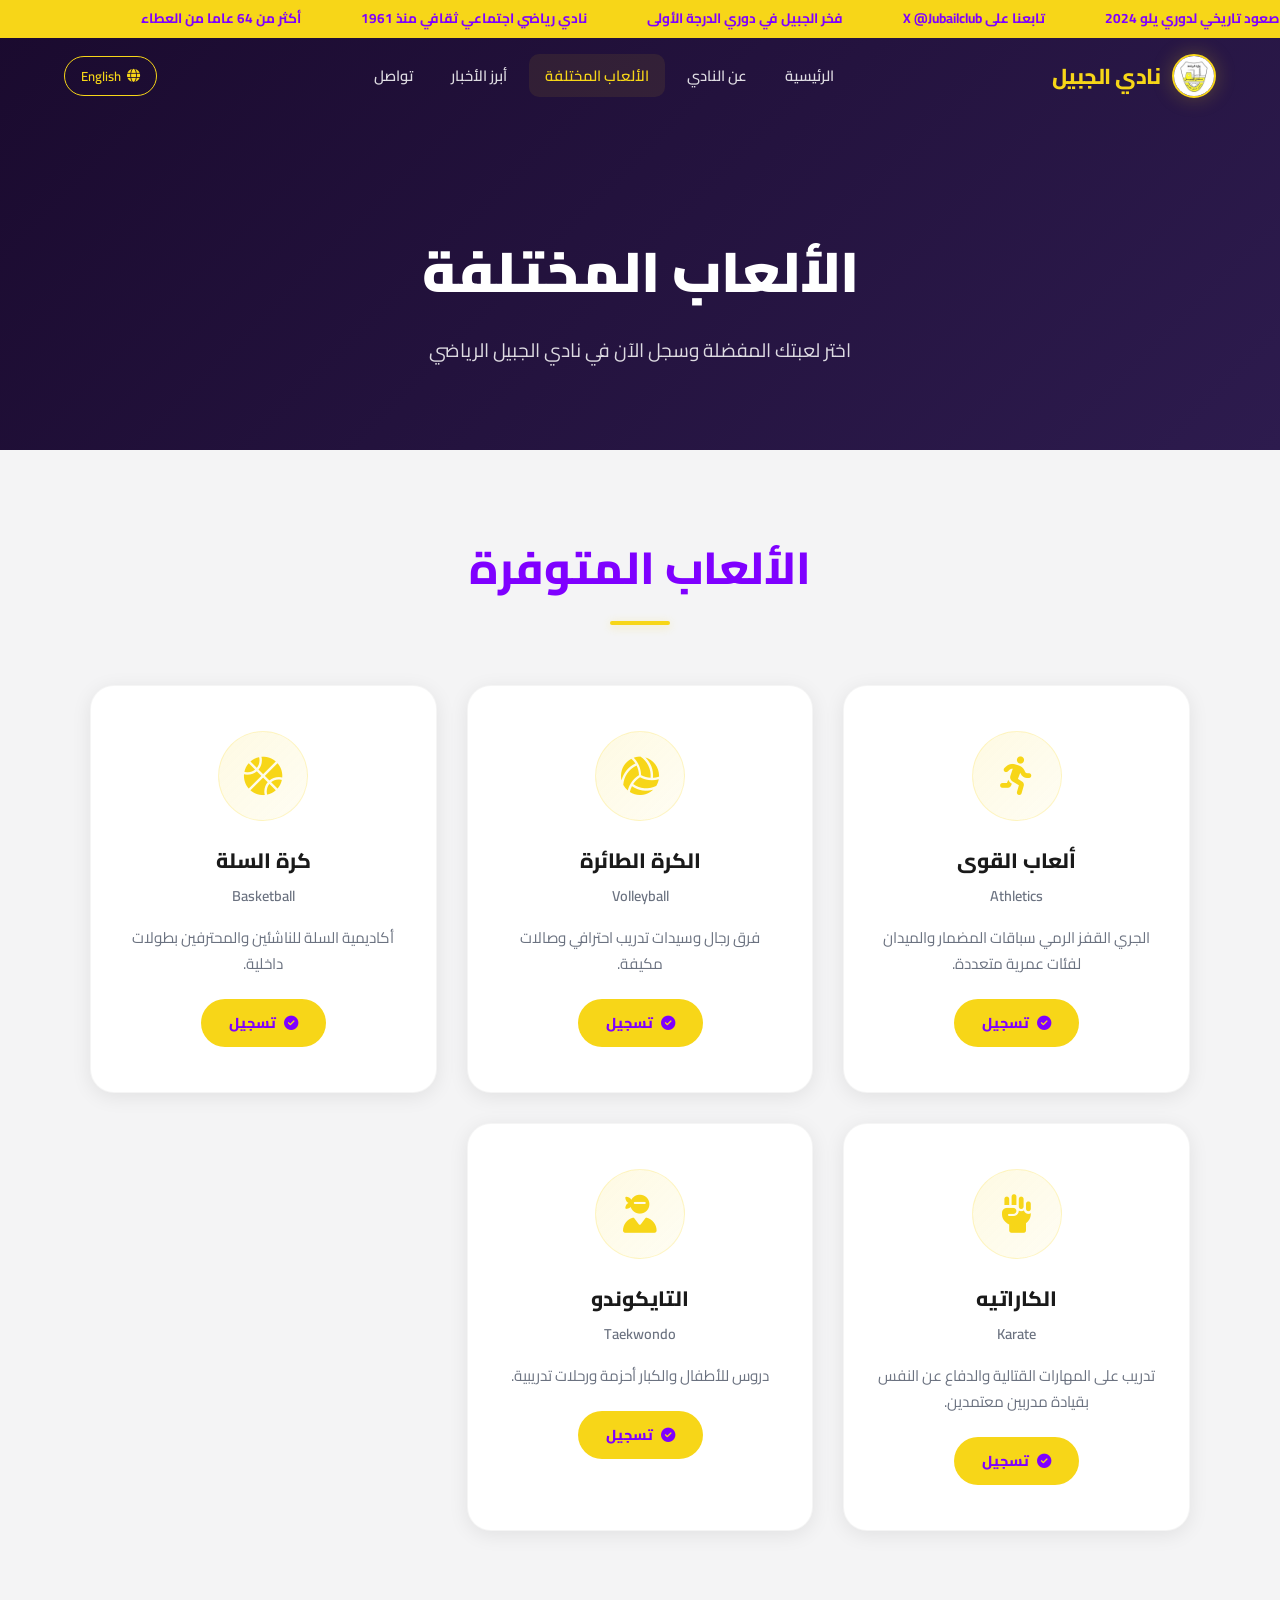
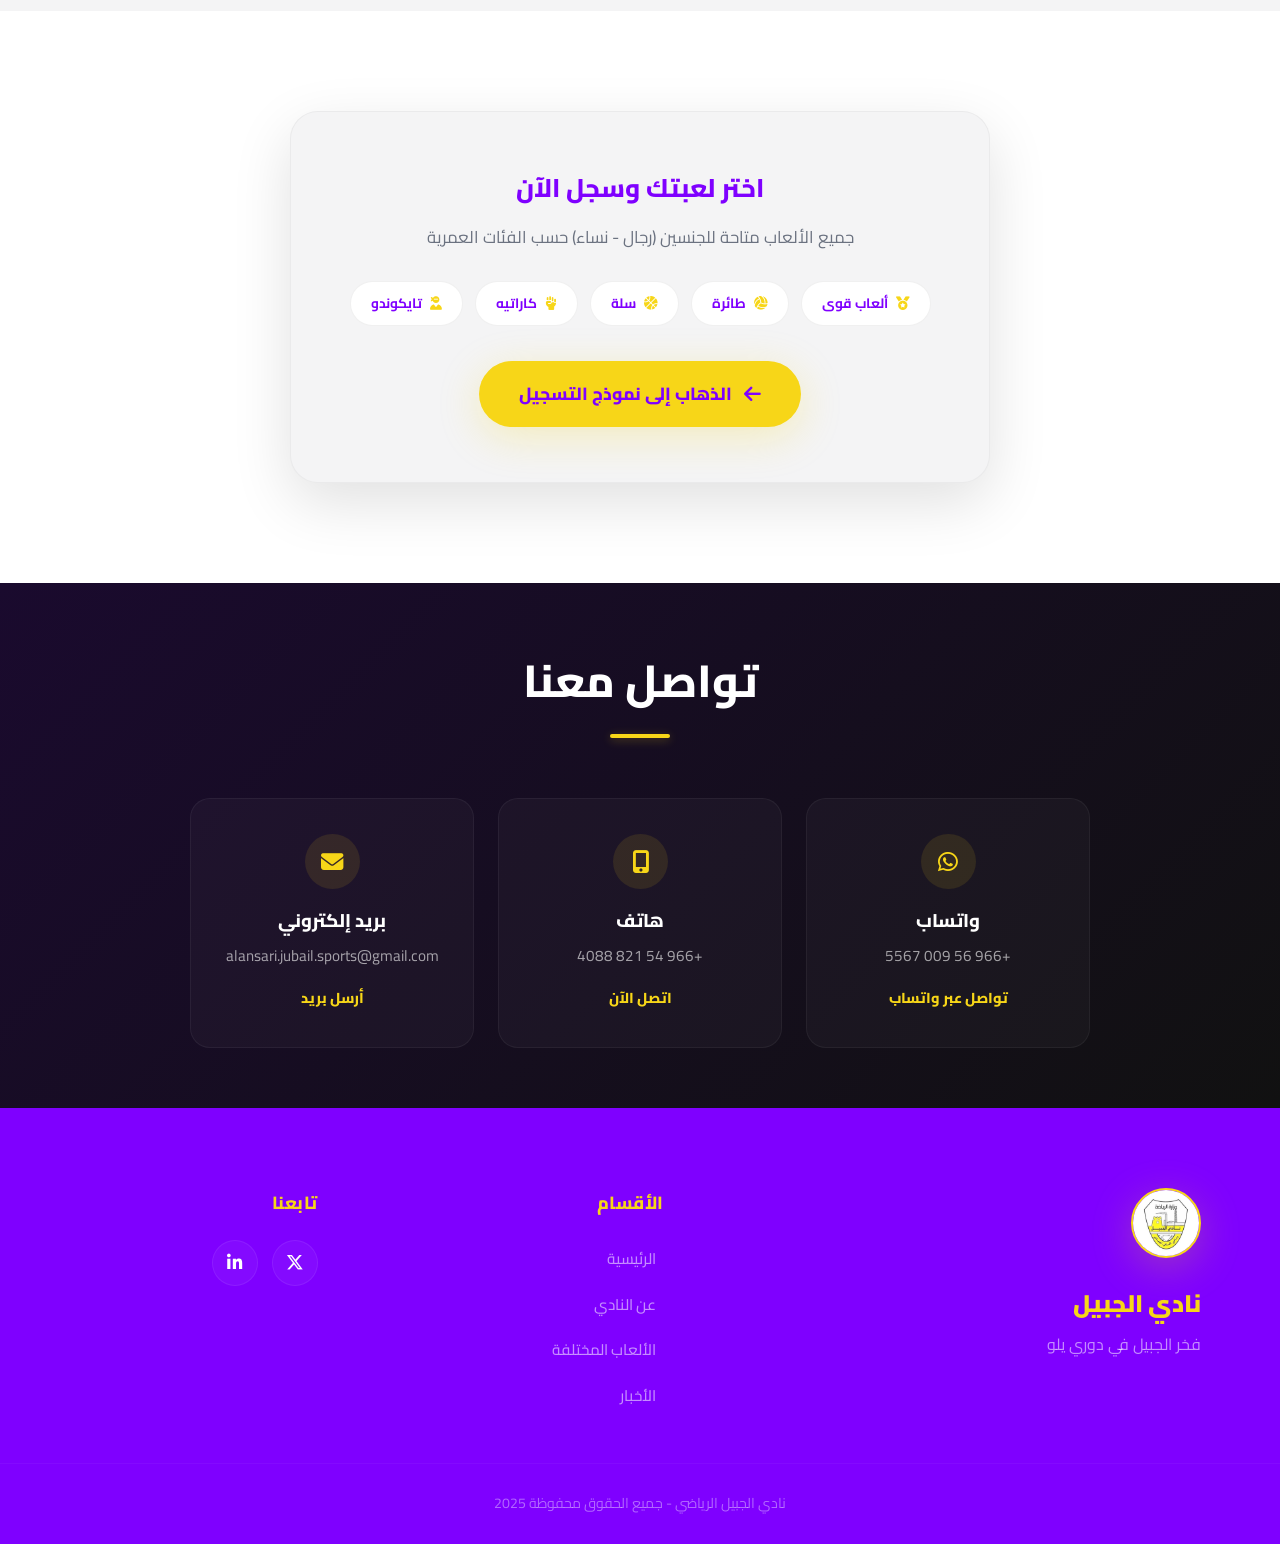
<file: games.html>
﻿<!DOCTYPE html>
<html lang="ar" dir="rtl">
<head>
<meta charset="UTF-8">
<meta name="viewport" content="width=device-width, initial-scale=1.0">
<meta name="description" content="الألعاب المختلفة - نادي الجبيل الرياضي">
<title>الألعاب المختلفة | نادي الجبيل</title>
<link rel="stylesheet" href="style.css">
<link rel="stylesheet" href="https://cdnjs.cloudflare.com/ajax/libs/font-awesome/6.5.0/css/all.min.css">
<link href="https://fonts.googleapis.com/css2?family=Cairo:wght@300;400;600;700;800;900&display=swap" rel="stylesheet">
<style>
/* Games Page Specific Styles */
.games-hero{min-height:50vh;display:flex;align-items:center;justify-content:center;position:relative;overflow:hidden;padding-top:140px;background:linear-gradient(135deg,#1a0a2e,#2d1b4e)}
.games-hero-content{text-align:center;color:#fff;max-width:800px;padding:0 20px;position:relative;z-index:1}
.games-hero-content h1{font-size:clamp(2rem,5vw,3.5rem);font-weight:900;margin-bottom:15px}
.games-hero-content p{font-size:clamp(1rem,2vw,1.2rem);opacity:.85}

.games-section{padding:80px 0;background:var(--gray)}
.games-grid{display:grid;grid-template-columns:repeat(auto-fit,minmax(280px,1fr));gap:30px;max-width:1100px;margin:auto}
.game-card{background:var(--white);border-radius:24px;box-shadow:var(--shadow);border:1px solid rgba(0,0,0,.04);transition:var(--transition);overflow:hidden;text-align:center;padding:45px 30px;position:relative}
.game-card::before{content:"";position:absolute;top:0;left:0;right:0;height:0;background:linear-gradient(180deg,rgba(247,214,24,.08),transparent);transition:height .4s}
.game-card:hover::before{height:100%}
.game-card:hover{transform:translateY(-12px);box-shadow:var(--shadow-lg);border-color:rgba(247,214,24,.15)}
.game-icon{width:90px;height:90px;background:linear-gradient(135deg,rgba(247,214,24,.12),rgba(247,214,24,.05));border-radius:50%;display:flex;align-items:center;justify-content:center;margin:0 auto 22px;font-size:2.4rem;color:var(--primary);transition:var(--transition);border:1px solid rgba(247,214,24,.2);position:relative;z-index:1}
.game-card:hover .game-icon{transform:scale(1.1) rotate(5deg);box-shadow:var(--shadow-gold)}
.game-card h3{font-size:1.3rem;font-weight:800;color:var(--text);margin-bottom:6px;position:relative;z-index:1}
.game-en{color:var(--text-light);font-size:.9rem;font-weight:600;margin-bottom:16px;position:relative;z-index:1}
.game-card p{color:var(--text-light);font-size:.95rem;line-height:1.7;margin-bottom:22px;position:relative;z-index:1}
.game-btn{display:inline-flex;align-items:center;gap:8px;background:var(--primary);color:var(--dark);padding:12px 28px;border-radius:50px;text-decoration:none;font-weight:800;font-size:.9rem;transition:var(--transition);position:relative;z-index:1;border:none;cursor:pointer}
.game-btn:hover{transform:translateY(-2px);box-shadow:var(--shadow-gold)}

.registration-section{padding:100px 0;background:var(--white)}
.registration-card{max-width:700px;margin:0 auto;background:var(--gray);border-radius:28px;padding:55px 40px;text-align:center;box-shadow:var(--shadow-lg);border:1px solid rgba(0,0,0,.04)}
.registration-card h3{font-size:1.6rem;font-weight:800;color:var(--dark);margin-bottom:12px}
.registration-card p{color:var(--text-light);margin-bottom:30px;font-size:1.05rem}
.reg-badges{display:flex;gap:12px;justify-content:center;flex-wrap:wrap;margin-bottom:35px}
.reg-badge{background:var(--white);padding:10px 20px;border-radius:50px;font-weight:700;font-size:.85rem;color:var(--dark);border:1px solid rgba(0,0,0,.06);display:flex;align-items:center;gap:8px}
.reg-badge i{color:var(--primary)}
.reg-btn{display:inline-flex;align-items:center;gap:12px;background:var(--primary);color:var(--dark);padding:18px 40px;border-radius:50px;text-decoration:none;font-weight:800;font-size:1.1rem;transition:var(--transition);box-shadow:var(--shadow-gold)}
.reg-btn:hover{transform:translateY(-3px);box-shadow:0 15px 50px rgba(247,214,24,.4)}
.reg-btn i{font-size:1.2rem}

.contact-small{padding:60px 0;background:linear-gradient(135deg,#1a0a2e,#111)}
.contact-small-grid{display:grid;grid-template-columns:repeat(auto-fit,minmax(260px,1fr));gap:24px;max-width:900px;margin:auto}
.contact-small-card{background:rgba(255,255,255,.03);border:1px solid rgba(255,255,255,.05);border-radius:20px;padding:35px 25px;text-align:center;color:#fff;transition:var(--transition)}
.contact-small-card:hover{transform:translateY(-8px);border-color:rgba(247,214,24,.2);box-shadow:0 25px 60px rgba(0,0,0,.2)}
.contact-small-icon{width:55px;height:55px;background:rgba(247,214,24,.1);border-radius:50%;display:flex;align-items:center;justify-content:center;margin:0 auto 16px;font-size:1.4rem;color:var(--primary)}
.contact-small-card h4{font-size:1.15rem;font-weight:800;margin-bottom:6px}
.contact-small-card p{color:rgba(255,255,255,.6);font-size:.95rem;margin-bottom:16px}
.contact-small-link{color:var(--primary);text-decoration:none;font-weight:800;font-size:.9rem;transition:var(--transition)}
.contact-small-link:hover{color:#fff}

@media(max-width:768px){
.games-hero{padding-top:110px;min-height:40vh}
.game-card{padding:35px 20px}
.registration-card{padding:40px 25px}
}
</style>
</head>
<body>

<!-- Loading -->
<div class="loader" id="loader"><div class="loader-ring"></div><div class="loader-text">نادي الجبيل</div></div>

<!-- Top Bar -->
<div class="top-bar" id="topBar">
  <div class="marquee"><span> صعود تاريخي لدوري يلو 2024</span><span> تابعنا على X @Jubailclub</span><span> فخر الجبيل في دوري الدرجة الأولى</span><span> نادي رياضي اجتماعي ثقافي منذ 1961</span><span> أكثر من 64 عاما من العطاء</span></div>
</div>

<!-- Header -->
<header id="header">
  <nav class="navbar">
    <a href="index.html" class="logo"><img src="5YgDyhTA_400x400.jpg" alt="شعار"><span class="logo-text" data-ar="نادي الجبيل" data-en="Al-Jubail FC">نادي الجبيل</span></a>
    <ul class="nav-links" id="nav-links">
      <li><a href="index.html" data-ar="الرئيسية" data-en="Home">الرئيسية</a></li>
      <li><a href="index.html#about" data-ar="عن النادي" data-en="About">عن النادي</a></li>
      <li><a href="games.html" class="active" data-ar="الألعاب المختلفة" data-en="Games">الألعاب المختلفة</a></li>
      <li><a href="index.html#slider" data-ar="أبرز الأخبار" data-en="Top News">أبرز الأخبار</a></li>
      <li><a href="index.html#contact" data-ar="تواصل" data-en="Contact">تواصل</a></li>
    </ul>
    <div class="nav-actions">
      <div class="lang-switcher"><button id="lang-btn"><i class="fas fa-globe"></i><span>English</span></button></div>
      <div class="burger" id="burger"><span></span><span></span><span></span></div>
    </div>
  </nav>
</header>

<!-- Hero -->
<section class="games-hero">
  <div class="games-hero-content reveal-up">
    <h1 data-ar="الألعاب المختلفة" data-en="Various Sports" data-root="true">الألعاب المختلفة</h1>
    <p data-ar="اختر لعبتك المفضلة وسجل الآن في نادي الجبيل الرياضي" data-en="Choose your favorite sport and register now at Al-Jubail Sports Club">اختر لعبتك المفضلة وسجل الآن في نادي الجبيل الرياضي</p>
  </div>
</section>

<!-- Games Section -->
<section id="games" class="games-section">
  <div class="container">
    <h2 class="section-title reveal-up" data-ar="الألعاب المتوفرة" data-en="Available Sports">الألعاب المتوفرة</h2>
    <div class="games-grid">
      <div class="game-card reveal-up">
        <div class="game-icon"><i class="fas fa-person-running"></i></div>
        <h3 data-ar="ألعاب القوى" data-en="Athletics">ألعاب القوى</h3>
        <div class="game-en" data-ar="ألعاب القوى" data-en="Athletics">Athletics</div>
        <p data-ar="الجري القفز الرمي سباقات المضمار والميدان لفئات عمرية متعددة." data-en="Running, jumping, throwing, track and field events for multiple age groups.">الجري القفز الرمي سباقات المضمار والميدان لفئات عمرية متعددة.</p>
        <a href="https://forms.gle/zkXtmSjxVjgAmQhH6" target="_blank" class="game-btn"><i class="fas fa-check-circle"></i> <span data-ar="تسجيل" data-en="Register">تسجيل</span></a>
      </div>
      <div class="game-card reveal-up">
        <div class="game-icon"><i class="fas fa-volleyball"></i></div>
        <h3 data-ar="الكرة الطائرة" data-en="Volleyball">الكرة الطائرة</h3>
        <div class="game-en" data-ar="الكرة الطائرة" data-en="Volleyball">Volleyball</div>
        <p data-ar="فرق رجال وسيدات تدريب احترافي وصالات مكيفة." data-en="Men and women teams, professional training and air-conditioned halls.">فرق رجال وسيدات تدريب احترافي وصالات مكيفة.</p>
        <a href="https://forms.gle/zkXtmSjxVjgAmQhH6" target="_blank" class="game-btn"><i class="fas fa-check-circle"></i> <span data-ar="تسجيل" data-en="Register">تسجيل</span></a>
      </div>
      <div class="game-card reveal-up">
        <div class="game-icon"><i class="fas fa-basketball"></i></div>
        <h3 data-ar="كرة السلة" data-en="Basketball">كرة السلة</h3>
        <div class="game-en" data-ar="كرة السلة" data-en="Basketball">Basketball</div>
        <p data-ar="أكاديمية السلة للناشئين والمحترفين بطولات داخلية." data-en="Basketball academy for juniors and professionals, internal tournaments.">أكاديمية السلة للناشئين والمحترفين بطولات داخلية.</p>
        <a href="https://forms.gle/zkXtmSjxVjgAmQhH6" target="_blank" class="game-btn"><i class="fas fa-check-circle"></i> <span data-ar="تسجيل" data-en="Register">تسجيل</span></a>
      </div>
      <div class="game-card reveal-up">
        <div class="game-icon"><i class="fas fa-hand-fist"></i></div>
        <h3 data-ar="الكاراتيه" data-en="Karate">الكاراتيه</h3>
        <div class="game-en" data-ar="الكاراتيه" data-en="Karate">Karate</div>
        <p data-ar="تدريب على المهارات القتالية والدفاع عن النفس بقيادة مدربين معتمدين." data-en="Combat skills and self-defense training led by certified coaches.">تدريب على المهارات القتالية والدفاع عن النفس بقيادة مدربين معتمدين.</p>
        <a href="https://forms.gle/zkXtmSjxVjgAmQhH6" target="_blank" class="game-btn"><i class="fas fa-check-circle"></i> <span data-ar="تسجيل" data-en="Register">تسجيل</span></a>
      </div>
      <div class="game-card reveal-up">
        <div class="game-icon"><i class="fas fa-user-ninja"></i></div>
        <h3 data-ar="التايكوندو" data-en="Taekwondo">التايكوندو</h3>
        <div class="game-en" data-ar="التايكوندو" data-en="Taekwondo">Taekwondo</div>
        <p data-ar="دروس للأطفال والكبار أحزمة ورحلات تدريبية." data-en="Lessons for children and adults, belts and training camps.">دروس للأطفال والكبار أحزمة ورحلات تدريبية.</p>
        <a href="https://forms.gle/zkXtmSjxVjgAmQhH6" target="_blank" class="game-btn"><i class="fas fa-check-circle"></i> <span data-ar="تسجيل" data-en="Register">تسجيل</span></a>
      </div>
    </div>
  </div>
</section>

<!-- Registration Section -->
<section class="registration-section">
  <div class="container">
    <div class="registration-card reveal-up">
      <h3 data-ar="اختر لعبتك وسجل الآن" data-en="Choose Your Sport & Register">اختر لعبتك وسجل الآن</h3>
      <p data-ar="جميع الألعاب متاحة للجنسين (رجال - نساء) حسب الفئات العمرية" data-en="All sports are available for both genders according to age groups.">جميع الألعاب متاحة للجنسين (رجال - نساء) حسب الفئات العمرية</p>
      <div class="reg-badges">
        <span class="reg-badge"><i class="fas fa-medal"></i> <span data-ar="ألعاب قوى" data-en="Athletics">ألعاب قوى</span></span>
        <span class="reg-badge"><i class="fas fa-volleyball"></i> <span data-ar="طائرة" data-en="Volleyball">طائرة</span></span>
        <span class="reg-badge"><i class="fas fa-basketball"></i> <span data-ar="سلة" data-en="Basketball">سلة</span></span>
        <span class="reg-badge"><i class="fas fa-hand-fist"></i> <span data-ar="كاراتيه" data-en="Karate">كاراتيه</span></span>
        <span class="reg-badge"><i class="fas fa-user-ninja"></i> <span data-ar="تايكوندو" data-en="Taekwondo">تايكوندو</span></span>
      </div>
      <a href="https://forms.gle/zkXtmSjxVjgAmQhH6" target="_blank" class="reg-btn">
        <i class="fas fa-arrow-left"></i>
        <span data-ar="الذهاب إلى نموذج التسجيل" data-en="Go to Registration Form">الذهاب إلى نموذج التسجيل</span>
      </a>
    </div>
  </div>
</section>

<!-- Contact Small -->
<section class="contact-small">
  <div class="container">
    <h2 class="section-title light reveal-up" data-ar="تواصل معنا" data-en="Contact Us">تواصل معنا</h2>
    <div class="contact-small-grid">
      <div class="contact-small-card reveal-up">
        <div class="contact-small-icon"><i class="fab fa-whatsapp"></i></div>
        <h4 data-ar="واتساب" data-en="WhatsApp">واتساب</h4>
        <p>+966 56 009 5567</p>
        <a href="https://wa.me/966560095567" target="_blank" class="contact-small-link" data-ar="تواصل عبر واتساب" data-en="Contact via WhatsApp">تواصل عبر واتساب</a>
      </div>
      <div class="contact-small-card reveal-up">
        <div class="contact-small-icon"><i class="fas fa-mobile-alt"></i></div>
        <h4 data-ar="هاتف" data-en="Phone">هاتف</h4>
        <p>+966 54 821 4088</p>
        <a href="tel:+966548214088" class="contact-small-link" data-ar="اتصل الآن" data-en="Call Now">اتصل الآن</a>
      </div>
      <div class="contact-small-card reveal-up">
        <div class="contact-small-icon"><i class="fas fa-envelope"></i></div>
        <h4 data-ar="بريد إلكتروني" data-en="Email">بريد إلكتروني</h4>
        <p>alansari.jubail.sports@gmail.com</p>
        <a href="mailto:alansari.jubail.sports@gmail.com" class="contact-small-link" data-ar="أرسل بريد" data-en="Send Email">أرسل بريد</a>
      </div>
    </div>
  </div>
</section>

<!-- Footer -->
<footer class="footer">
  <div class="footer-main">
    <div class="container">
      <div class="footer-grid">
        <div class="footer-brand reveal-up">
          <img src="5YgDyhTA_400x400.jpg" alt="شعار">
          <h3 data-ar="نادي الجبيل" data-en="Al-Jubail FC">نادي الجبيل</h3>
          <p data-ar="فخر الجبيل في دوري يلو" data-en="Pride of Jubail">فخر الجبيل في دوري يلو</p>
        </div>
        <div class="footer-links reveal-up">
          <h4 data-ar="الأقسام" data-en="Sections">الأقسام</h4>
          <ul>
            <li><a href="index.html" data-ar="الرئيسية" data-en="Home">الرئيسية</a></li>
            <li><a href="index.html#about" data-ar="عن النادي" data-en="About">عن النادي</a></li>
            <li><a href="games.html" data-ar="الألعاب المختلفة" data-en="Games">الألعاب المختلفة</a></li>
            <li><a href="index.html#slider" data-ar="الأخبار" data-en="News">الأخبار</a></li>
          </ul>
        </div>
        <div class="footer-social reveal-up">
          <h4 data-ar="تابعنا" data-en="Follow Us">تابعنا</h4>
          <div class="socials">
            <a href="https://x.com/Jubailclub" target="_blank" aria-label="X"><i class="fab fa-x-twitter"></i></a>
            <a href="https://www.linkedin.com/company/jubailclub" target="_blank" aria-label="LinkedIn"><i class="fab fa-linkedin-in"></i></a>
          </div>
        </div>
      </div>
    </div>
  </div>
  <div class="footer-bottom"><div class="container"><p data-ar="نادي الجبيل الرياضي - جميع الحقوق محفوظة 2025" data-en="Al-Jubail Sports Club - All Rights Reserved 2025">نادي الجبيل الرياضي - جميع الحقوق محفوظة 2025</p></div></div>
</footer>

<a href="#" class="back-to-top" id="backToTop"><i class="fas fa-arrow-up"></i></a>

<script src="script.js"></script>
</body>
</html>
</file>
<file: style.css>
﻿:root{--primary:#f7d618;--primary-dark:#e0c010;--dark:#7f00ff;--white:#fff;--gray:#f4f4f5;--text:#1a1a1a;--text-light:#6b7280;--shadow:0 4px 20px rgba(0,0,0,.08);--shadow-lg:0 20px 60px rgba(0,0,0,.12);--shadow-gold:0 10px 40px rgba(247,214,24,.25);--transition:all .35s cubic-bezier(.4,0,.2,1)}
*{margin:0;padding:0;box-sizing:border-box}html{scroll-behavior:smooth}
body{font-family:"Cairo",sans-serif;background:var(--white);color:var(--text);line-height:1.7;overflow-x:hidden;direction:rtl}
.container{width:90%;max-width:1200px;margin:0 auto;padding:0 15px}
::selection{background:var(--primary);color:var(--dark)}

/* LOADER */
.loader{position:fixed;inset:0;background:var(--dark);z-index:10000;display:flex;flex-direction:column;align-items:center;justify-content:center;transition:opacity .6s,visibility .6s}
.loader.hidden{opacity:0;visibility:hidden}
.loader-ring{width:60px;height:60px;border:3px solid rgba(247,214,24,.15);border-top-color:var(--primary);border-radius:50%;animation:spin 1s linear infinite}
.loader-text{margin-top:20px;color:var(--primary);font-weight:800;font-size:1.3rem;letter-spacing:2px;animation:pulse 1.5s ease-in-out infinite}
@keyframes spin{to{transform:rotate(360deg)}}@keyframes pulse{0%,100%{opacity:1}50%{opacity:.4}}

/* TOP BAR */
.top-bar{background:var(--primary);overflow:hidden;height:38px;display:flex;align-items:center;position:fixed;top:0;left:0;right:0;z-index:999;transition:transform .3s}
.top-bar.hide{transform:translateY(-100%)}
.marquee{display:flex;gap:60px;white-space:nowrap;animation:marquee 20s linear infinite;font-weight:700;font-size:.85rem;color:var(--dark)}
.marquee span{display:flex;align-items:center;gap:8px}
@keyframes marquee{0%{transform:translateX(100%)}100%{transform:translateX(-100%)}}

/* HEADER */
#header{position:fixed;top:38px;left:0;right:0;z-index:998;background:transparent;transition:var(--transition);padding:16px 0}
#header.scrolled{background:rgba(26,10,46,.97);backdrop-filter:blur(24px);top:0;padding:12px 0;box-shadow:0 4px 30px rgba(0,0,0,.2)}
.navbar{display:flex;justify-content:space-between;align-items:center;width:90%;max-width:1200px;margin:auto}
.logo{display:flex;align-items:center;gap:12px;text-decoration:none}
.logo img{height:44px;width:44px;border-radius:50%;object-fit:cover;border:2px solid var(--primary);box-shadow:0 0 20px rgba(247,214,24,.25);transition:var(--transition)}
.logo:hover img{transform:scale(1.08);box-shadow:0 0 30px rgba(247,214,24,.45)}
.logo-text{font-size:1.35rem;font-weight:800;color:var(--primary);letter-spacing:-.5px}
.nav-links{display:flex;list-style:none;gap:6px;align-items:center}
.nav-links li a{color:rgba(255,255,255,.85);text-decoration:none;padding:8px 16px;font-weight:600;font-size:.92rem;border-radius:10px;transition:var(--transition)}
.nav-links li a:hover,.nav-links li a.active{color:var(--primary);background:rgba(247,214,24,.08)}
.nav-actions{display:flex;align-items:center;gap:12px}
.lang-switcher button{background:transparent;border:1.5px solid var(--primary);color:var(--primary);padding:7px 16px;border-radius:50px;font-weight:600;cursor:pointer;transition:var(--transition);display:flex;align-items:center;gap:6px;font-family:"Cairo",sans-serif;font-size:.82rem}
.lang-switcher button:hover{background:var(--primary);color:var(--dark);transform:translateY(-2px)}
.burger{display:none;flex-direction:column;gap:5px;cursor:pointer;padding:5px}
.burger span{width:26px;height:3px;background:var(--white);border-radius:3px;transition:var(--transition)}
.burger.active span:nth-child(1){transform:rotate(45deg) translate(5px,5px)}
.burger.active span:nth-child(2){opacity:0}
.burger.active span:nth-child(3){transform:rotate(-45deg) translate(6px,-6px)}

/* HERO */
.hero{min-height:100vh;display:flex;align-items:center;justify-content:center;position:relative;overflow:hidden;padding-top:120px}
.hero-bg{position:absolute;inset:0;background:linear-gradient(135deg,rgba(26,10,46,.92),rgba(26,10,46,.6)),url(https://pbs.twimg.com/media/GJPX78jWkAAxU5v?format=jpg&name=large);background-size:cover;background-position:center;z-index:-2;animation:kenburns 20s ease-in-out infinite alternate}
.hero-overlay{position:absolute;inset:0;background:radial-gradient(ellipse at center,transparent 0%,rgba(26,10,46,.4) 100%);z-index:-1}
@keyframes kenburns{0%{transform:scale(1)}100%{transform:scale(1.1)}}
.hero-canvas{position:absolute;inset:0;z-index:-1;pointer-events:none}
.hero-content{text-align:center;color:var(--white);max-width:800px;padding:0 20px;position:relative;z-index:1}
.hero-badge{display:inline-flex;align-items:center;gap:8px;background:rgba(247,214,24,.12);border:1px solid rgba(247,214,24,.25);padding:10px 24px;border-radius:50px;font-weight:700;color:var(--primary);margin-bottom:25px;backdrop-filter:blur(5px);font-size:.95rem}
.hero-badge i{font-size:1.1rem}
.hero-content h1{font-size:clamp(2.8rem,7vw,5.5rem);font-weight:900;margin-bottom:18px;text-shadow:0 4px 30px rgba(0,0,0,.6);letter-spacing:-1px;line-height:1.1}
.hero-content p{font-size:clamp(1.1rem,2vw,1.35rem);margin-bottom:40px;opacity:.9;max-width:580px;margin-left:auto;margin-right:auto}
.hero-btns{display:flex;gap:18px;justify-content:center;flex-wrap:wrap}
.btn-primary{display:inline-flex;align-items:center;gap:8px;background:var(--primary);color:var(--dark);padding:15px 36px;border-radius:50px;text-decoration:none;font-weight:800;font-size:1rem;transition:var(--transition);border:none;cursor:pointer;box-shadow:var(--shadow-gold)}
.btn-primary:hover{transform:translateY(-3px);box-shadow:0 15px 50px rgba(247,214,24,.4)}
.btn-secondary{display:inline-flex;align-items:center;gap:8px;background:transparent;color:var(--white);padding:15px 36px;border-radius:50px;text-decoration:none;font-weight:800;font-size:1rem;border:2px solid rgba(255,255,255,.25);transition:var(--transition)}
.btn-secondary:hover{background:var(--white);color:var(--dark);border-color:var(--white);transform:translateY(-3px)}
.scroll-down{position:absolute;bottom:40px;left:50%;transform:translateX(-50%);display:flex;flex-direction:column;align-items:center;gap:12px;color:var(--white);text-decoration:none;opacity:.7;transition:var(--transition);z-index:1}
.scroll-down:hover{opacity:1;color:var(--primary)}
.mouse{width:26px;height:40px;border:2px solid rgba(255,255,255,.5);border-radius:13px;display:flex;justify-content:center;padding-top:8px}
.mouse span{width:4px;height:8px;background:var(--primary);border-radius:2px;animation:scrollWheel 2s ease-in-out infinite}
.scroll-text{font-size:.75rem;font-weight:600;letter-spacing:1px}
@keyframes scrollWheel{0%{transform:translateY(0);opacity:1}80%{transform:translateY(12px);opacity:0}100%{transform:translateY(0);opacity:0}}

/* REVEAL ANIMATIONS */
.reveal-up{opacity:0;transform:translateY(40px);transition:opacity .8s ease,transform .8s cubic-bezier(.4,0,.2,1)}
.reveal-up.active{opacity:1;transform:translateY(0)}
.reveal-left{opacity:0;transform:translateX(-60px);transition:opacity .8s ease,transform .8s cubic-bezier(.4,0,.2,1)}
.reveal-left.active{opacity:1;transform:translateX(0)}
.reveal-right{opacity:0;transform:translateX(60px);transition:opacity .8s ease,transform .8s cubic-bezier(.4,0,.2,1)}
.reveal-right.active{opacity:1;transform:translateX(0)}

/* SECTION TITLES */
.section-title{text-align:center;font-size:clamp(1.8rem,4vw,2.8rem);font-weight:800;margin-bottom:60px;position:relative;color:var(--dark)}
.section-title::after{content:"";display:block;width:60px;height:4px;background:var(--primary);margin:15px auto 0;border-radius:2px;box-shadow:0 2px 10px rgba(247,214,24,.3)}
.section-title.light{color:var(--white)}

/* STATS */
.stats-section{background:linear-gradient(135deg,#7f00ff,#240046);padding:100px 0;position:relative;overflow:hidden}
.stats-grid{display:grid;grid-template-columns:repeat(auto-fit,minmax(220px,1fr));gap:30px}
.stat-card{text-align:center;padding:45px 20px;background:rgba(255,255,255,.02);border-radius:20px;border:1px solid rgba(255,255,255,.04);transition:var(--transition);position:relative;overflow:hidden}
.stat-card::before{content:"";position:absolute;top:0;left:0;right:0;height:3px;background:linear-gradient(90deg,transparent,var(--primary),transparent);opacity:0;transition:var(--transition)}
.stat-card:hover{transform:translateY(-10px);border-color:rgba(247,214,24,.2);box-shadow:var(--shadow-gold)}
.stat-card:hover::before{opacity:1}
.stat-icon{font-size:2.8rem;color:var(--primary);margin-bottom:18px;transition:var(--transition);display:inline-block}
.stat-card:hover .stat-icon{transform:scale(1.15)}
.stat-number{font-size:2.4rem;font-weight:900;color:var(--primary);margin-bottom:8px}
.stat-number small{font-size:1rem;font-weight:600}
.stat-label{color:rgba(255,255,255,.65);font-size:1rem;font-weight:500}

/* NEWS SLIDER */
.news-slider-section{padding:100px 0;background:linear-gradient(180deg,var(--gray),var(--white))}
.section-subtitle{text-align:center;color:var(--text-light);font-size:1.1rem;margin-top:-40px;margin-bottom:40px}
.news-slider-container{position:relative;max-width:1000px;margin:0 auto;overflow:hidden;border-radius:24px;box-shadow:var(--shadow-lg);background:var(--white);border:1px solid rgba(0,0,0,.06)}
.news-slider-wrapper{display:flex;transition:transform .6s cubic-bezier(.4,0,.2,1)}
.news-slide{flex:0 0 100%;display:grid;grid-template-columns:1.1fr 1fr;min-height:420px;align-items:stretch}
.news-slide-image{position:relative;overflow:hidden;height:100%;min-height:320px}
.news-slide-image img{width:100%;height:100%;object-fit:cover;display:block;transition:transform .6s;cursor:pointer}
.news-slide:hover .news-slide-image img{transform:scale(1.06)}
.news-slide-body{padding:45px;display:flex;flex-direction:column;justify-content:center;gap:16px}
.news-slide-meta{display:flex;align-items:center;gap:14px;flex-wrap:wrap}
.news-tag{display:inline-flex;align-items:center;gap:6px;background:var(--primary);color:var(--dark);padding:6px 16px;border-radius:50px;font-weight:800;font-size:.78rem;width:fit-content}
.news-date{color:var(--text-light);font-size:.85rem;font-weight:600;display:flex;align-items:center;gap:6px}
.news-date i{color:var(--primary);font-size:.8rem}
.news-slide-body h3{font-size:1.45rem;font-weight:800;color:var(--text);line-height:1.35}
.news-slide-body p{color:var(--text-light);font-size:1rem;line-height:1.8}
.news-read-more{display:inline-flex;align-items:center;gap:10px;color:var(--primary);text-decoration:none;font-weight:800;font-size:.95rem;transition:gap .3s;cursor:pointer;margin-top:6px;width:fit-content}
.news-read-more:hover{gap:14px}
.news-slider-btn{position:absolute;top:50%;transform:translateY(-50%);background:rgba(26,10,46,.7);border:none;color:var(--white);width:46px;height:46px;border-radius:50%;cursor:pointer;font-size:1.1rem;z-index:10;transition:var(--transition);display:flex;align-items:center;justify-content:center;backdrop-filter:blur(5px)}
.news-slider-btn:hover{background:var(--primary);color:var(--dark);transform:translateY(-50%) scale(1.1)}
.news-slider-btn.prev{right:16px}
.news-slider-btn.next{left:16px}
.news-slider-dots{display:flex;justify-content:center;gap:10px;margin-top:28px}
.news-slider-dot{width:12px;height:12px;border-radius:50%;background:rgba(0,0,0,.15);cursor:pointer;transition:var(--transition);border:none}
.news-slider-dot.active{background:var(--primary);transform:scale(1.2);box-shadow:0 0 12px rgba(247,214,24,.4)}
.news-slider-dot:hover{background:rgba(247,214,24,.6)}

/* Twitter Feed */
.twitter-main-feed{max-width:700px;margin:50px auto 0;background:var(--white);border-radius:24px;box-shadow:var(--shadow-lg);overflow:hidden;border:1px solid rgba(0,0,0,.06)}
.twitter-feed-header{display:flex;align-items:center;justify-content:space-between;padding:20px 25px;background:linear-gradient(90deg,var(--dark),#1a1a1a);border-bottom:1px solid rgba(255,255,255,.06)}
.twitter-profile{display:flex;align-items:center;gap:15px}
.twitter-avatar{width:52px;height:52px;border-radius:50%;border:2px solid var(--primary);object-fit:cover;box-shadow:0 0 15px rgba(247,214,24,.2)}
.twitter-info h3{color:var(--white);font-size:1.15rem;font-weight:700;margin-bottom:2px}
.twitter-info span{color:rgba(255,255,255,.5);font-size:.9rem}
.twitter-follow-btn{display:inline-flex;align-items:center;gap:8px;background:var(--white);color:var(--dark);padding:10px 20px;border-radius:50px;text-decoration:none;font-weight:700;font-size:.9rem;transition:var(--transition)}
.twitter-follow-btn:hover{background:var(--primary);transform:translateY(-2px);box-shadow:0 5px 20px rgba(247,214,24,.3)}
.twitter-follow-btn i{font-size:1rem}
.twitter-timeline-wrapper{background:var(--gray);min-height:300px}
.twitter-timeline-wrapper iframe{width:100%}
.twitter-footer{padding:18px 25px;background:var(--white);border-top:1px solid rgba(0,0,0,.04);text-align:center}
.twitter-view-all{display:inline-flex;align-items:center;gap:10px;color:var(--text-light);text-decoration:none;font-weight:600;font-size:.95rem;transition:var(--transition)}
.twitter-view-all:hover{color:var(--primary);gap:14px}
.twitter-view-all i{font-size:.85rem}

/* GALLERY */
.gallery-section{padding:100px 0;background:var(--white)}
.gallery-masonry{display:grid;grid-template-columns:repeat(4,1fr);grid-auto-rows:220px;gap:16px;max-width:1100px;margin:auto}
.gallery-item{position:relative;border-radius:18px;overflow:hidden;cursor:pointer;box-shadow:var(--shadow);transition:var(--transition)}
.gallery-item:hover{transform:translateY(-6px);box-shadow:var(--shadow-lg)}
.gallery-item img{width:100%;height:100%;object-fit:cover;display:block;transition:transform .6s}
.gallery-item:hover img{transform:scale(1.1)}
.gallery-overlay{position:absolute;inset:0;background:rgba(0,0,0,.45);display:flex;align-items:center;justify-content:center;opacity:0;transition:opacity .3s}
.gallery-item:hover .gallery-overlay{opacity:1}
.gallery-overlay i{color:var(--white);font-size:2rem;background:rgba(247,214,24,.25);padding:14px;border-radius:50%;backdrop-filter:blur(4px)}
.gallery-item.tall{grid-row:span 2}
.gallery-item.wide{grid-column:span 2}

/* ABOUT */
.about-section{padding:120px 0;background:var(--white);position:relative;overflow:hidden}
.about-section::before{content:"";position:absolute;top:-100px;right:-100px;width:400px;height:400px;background:radial-gradient(circle,rgba(247,214,24,.06) 0%,transparent 70%);pointer-events:none}
.about-grid{display:grid;grid-template-columns:1fr 1.2fr;gap:80px;align-items:center}
.about-visual{position:relative;display:flex;justify-content:center}
.about-frame{position:relative;z-index:1}
.about-frame img{width:340px;height:340px;object-fit:cover;border-radius:30px;box-shadow:var(--shadow-lg);display:block}
.about-glow{position:absolute;inset:-20px;background:linear-gradient(135deg,rgba(247,214,24,.12),rgba(247,214,24,.04));border-radius:40px;z-index:0;transform:rotate(-4deg);animation:glowPulse 4s ease-in-out infinite alternate}
@keyframes glowPulse{0%{transform:rotate(-4deg) scale(1)}100%{transform:rotate(-2deg) scale(1.02)}}
.about-text .about-subtitle{display:inline-block;color:var(--primary);font-weight:800;font-size:.95rem;letter-spacing:1px;margin-bottom:14px;text-transform:uppercase}
.about-text h2{font-size:clamp(1.8rem,3.5vw,2.6rem);font-weight:900;color:var(--dark);margin-bottom:20px;line-height:1.2}
.about-text p{color:var(--text-light);font-size:1.05rem;margin-bottom:18px;line-height:1.8}
.about-features{display:flex;gap:16px;margin-top:35px;flex-wrap:wrap}
.about-features .feature{display:flex;align-items:center;gap:10px;background:var(--gray);padding:14px 24px;border-radius:50px;font-weight:700;font-size:.92rem;transition:var(--transition);border:1px solid transparent}
.about-features .feature:hover{background:var(--primary);color:var(--dark);border-color:var(--primary-dark);transform:translateY(-3px);box-shadow:var(--shadow-gold)}
.about-features .feature i{font-size:1.1rem;color:var(--primary);transition:color .3s}.about-features .feature:hover i{color:var(--dark)}

/* TEAM */
.team-section{padding:120px 0;background:linear-gradient(180deg,var(--gray),var(--white))}
.team-grid{display:grid;grid-template-columns:repeat(auto-fit,minmax(220px,1fr));gap:30px}
.team-card{background:var(--white);padding:50px 30px;border-radius:24px;text-align:center;transition:var(--transition);box-shadow:var(--shadow);border:1px solid rgba(0,0,0,.03);position:relative;overflow:hidden}
.team-card::after{content:"";position:absolute;bottom:0;left:0;right:0;height:0;background:linear-gradient(180deg,transparent,rgba(247,214,24,.06));transition:height .4s}
.team-card:hover::after{height:100%}
.team-card:hover{transform:translateY(-12px);box-shadow:var(--shadow-lg);border-color:rgba(247,214,24,.15)}
.team-ring{width:100px;height:100px;background:linear-gradient(135deg,var(--primary),var(--primary-dark));border-radius:50%;display:flex;align-items:center;justify-content:center;margin:0 auto 24px;font-size:2.2rem;color:var(--dark);transition:var(--transition);position:relative;z-index:1;box-shadow:var(--shadow-gold)}
.team-card:hover .team-ring{transform:scale(1.1) rotate(5deg);box-shadow:0 15px 50px rgba(247,214,24,.4)}
.team-card h4{font-size:1.15rem;font-weight:800;color:var(--dark);position:relative;z-index:1}
.team-card p{color:var(--text-light);font-size:.9rem;margin-top:6px;position:relative;z-index:1}

/* MATCHES */
.matches-section{padding:120px 0;background:var(--white)}
.match-card{background:var(--white);border-radius:28px;box-shadow:var(--shadow-lg);overflow:hidden;border:1px solid rgba(0,0,0,.04);max-width:720px;margin:auto;transition:var(--transition)}
.match-card:hover{transform:translateY(-6px);box-shadow:0 30px 80px rgba(0,0,0,.12)}
.match-league{text-align:center;padding:14px;background:linear-gradient(90deg,var(--primary),var(--primary-dark));color:var(--dark);font-weight:800;font-size:.95rem;display:flex;align-items:center;justify-content:center;gap:10px}
.match-teams{display:flex;align-items:center;justify-content:space-around;padding:50px 30px;gap:20px}
.match-team{display:flex;flex-direction:column;align-items:center;gap:10px;flex:1}
.match-team img,.match-team .team-placeholder{width:85px;height:85px;object-fit:cover;border-radius:50%;font-size:2.2rem;display:flex;align-items:center;justify-content:center;background:var(--gray);border:3px solid var(--primary);box-shadow:var(--shadow-gold)}
.match-team .team-name{font-weight:800;font-size:1.2rem;color:var(--dark)}
.match-team .team-city{font-size:.8rem;color:var(--text-light);font-weight:600}
.match-vs{display:flex;flex-direction:column;align-items:center;gap:6px}
.match-vs span{font-size:1.8rem;font-weight:900;color:var(--primary);text-shadow:0 0 15px rgba(247,214,24,.3)}
.match-vs small{background:rgba(247,214,24,.12);color:var(--dark);padding:4px 14px;border-radius:50px;font-weight:700;font-size:.75rem}
.match-meta{display:flex;justify-content:center;gap:30px;padding:22px;background:var(--gray);font-size:.9rem;color:var(--text-light);flex-wrap:wrap}
.match-meta .meta-item{display:flex;align-items:center;gap:8px;font-weight:600}
.match-meta .meta-item i{color:var(--primary)}

/* TWITTER */
.twitter-section{padding:120px 0;background:linear-gradient(180deg,var(--white),var(--gray))}
.twitter-wrapper{max-width:650px;margin:0 auto;border-radius:28px;overflow:hidden;box-shadow:var(--shadow-lg);background:var(--white);border:1px solid rgba(0,0,0,.04)}

/* CONTACT */
.contact-section{padding:120px 0;background:linear-gradient(135deg,#7f00ff,#240046);position:relative;overflow:hidden}
.contact-section::before{content:"";position:absolute;inset:0;background:radial-gradient(ellipse at 30% 50%,rgba(247,214,24,.04) 0%,transparent 60%)}
.contact-grid{display:grid;grid-template-columns:repeat(auto-fit,minmax(260px,1fr));gap:28px;position:relative;z-index:1}
.contact-card{background:rgba(255,255,255,.02);border:1px solid rgba(255,255,255,.05);border-radius:24px;padding:50px 30px;text-align:center;color:var(--white);transition:var(--transition);position:relative;overflow:hidden}
.contact-card::before{content:"";position:absolute;top:0;left:0;right:0;height:0;background:linear-gradient(180deg,rgba(247,214,24,.06),transparent);transition:height .4s}
.contact-card:hover::before{height:100%}
.contact-card:hover{transform:translateY(-10px);border-color:rgba(247,214,24,.2);box-shadow:0 25px 60px rgba(0,0,0,.2)}
.contact-icon{width:70px;height:70px;background:linear-gradient(135deg,rgba(247,214,24,.1),rgba(247,214,24,.05));border-radius:50%;display:flex;align-items:center;justify-content:center;margin:0 auto 22px;font-size:1.8rem;color:var(--primary);transition:var(--transition);position:relative;z-index:1;border:1px solid rgba(247,214,24,.15)}
.contact-card:hover .contact-icon{transform:scale(1.1);background:var(--primary);color:var(--dark);border-color:var(--primary)}
.contact-card h4{font-size:1.2rem;font-weight:800;margin-bottom:6px;position:relative;z-index:1}
.contact-card p{color:rgba(255,255,255,.6);font-size:.95rem;margin-bottom:24px;position:relative;z-index:1}
.contact-link{display:inline-block;background:var(--primary);color:var(--dark);padding:10px 28px;border-radius:50px;text-decoration:none;font-weight:800;font-size:.9rem;transition:var(--transition);position:relative;z-index:1}
.contact-link:hover{background:var(--primary-dark);transform:translateY(-2px);box-shadow:0 5px 20px rgba(247,214,24,.3)}

/* FOOTER */
.footer{background:var(--dark);color:var(--white)}
.footer-main{padding:80px 0 40px}
.footer-grid{display:grid;grid-template-columns:2fr 1.2fr 1fr;gap:60px;align-items:start}
.footer-brand img{height:70px;width:70px;border-radius:50%;object-fit:cover;border:2px solid var(--primary);margin-bottom:18px;box-shadow:var(--shadow-gold)}
.footer-brand h3{font-size:1.5rem;font-weight:900;color:var(--primary);margin-bottom:6px}
.footer-brand p{color:rgba(255,255,255,.55);font-size:1rem}
.footer-links h4,.footer-social h4{font-size:1.1rem;font-weight:800;color:var(--primary);margin-bottom:22px;letter-spacing:.5px}
.footer-links ul{list-style:none}
.footer-links ul li{margin-bottom:14px}
.footer-links ul li a{color:rgba(255,255,255,.55);text-decoration:none;transition:var(--transition);font-size:.95rem;font-weight:500;display:inline-flex;align-items:center;gap:8px}
.footer-links ul li a:hover{color:var(--primary);padding-right:5px}
.footer-links ul li a::before{content:"";opacity:0;transition:opacity .3s;color:var(--primary);font-weight:700}
.footer-links ul li a:hover::before{opacity:1}
.socials{display:flex;gap:14px}
.socials a{width:46px;height:46px;background:rgba(255,255,255,.04);border-radius:50%;display:flex;align-items:center;justify-content:center;color:var(--white);font-size:1.1rem;transition:var(--transition);border:1px solid rgba(255,255,255,.08);text-decoration:none}
.socials a:hover{background:var(--primary);color:var(--dark);transform:translateY(-4px);border-color:var(--primary);box-shadow:var(--shadow-gold)}
.footer-bottom{padding:28px 0;text-align:center;color:rgba(255,255,255,.4);font-size:.88rem;border-top:1px solid rgba(255,255,255,.04)}

/* BACK TO TOP */
.back-to-top{position:fixed;bottom:30px;right:30px;width:52px;height:52px;background:var(--primary);color:var(--dark);border-radius:50%;display:flex;align-items:center;justify-content:center;text-decoration:none;font-size:1.1rem;opacity:0;visibility:hidden;transition:var(--transition);box-shadow:var(--shadow-gold);z-index:999;border:none;cursor:pointer;transform:translateY(20px)}
.back-to-top.visible{opacity:1;visibility:visible;transform:translateY(0)}
.back-to-top:hover{transform:translateY(-6px) scale(1.08);box-shadow:0 15px 40px rgba(247,214,24,.4)}

/* LIGHTBOX */
.lightbox{position:fixed;inset:0;background:rgba(0,0,0,.94);z-index:10001;display:flex;align-items:center;justify-content:center;opacity:0;visibility:hidden;transition:all .35s;cursor:zoom-out}
.lightbox.active{opacity:1;visibility:visible}
.lightbox img{max-width:92%;max-height:92vh;border-radius:16px;box-shadow:0 30px 80px rgba(0,0,0,.5);transform:scale(.9);transition:transform .35s}
.lightbox.active img{transform:scale(1)}
.lightbox-close{position:absolute;top:25px;left:25px;background:rgba(255,255,255,.08);border:none;color:var(--white);font-size:1.5rem;cursor:pointer;z-index:10002;width:50px;height:50px;display:flex;align-items:center;justify-content:center;border-radius:50%;transition:var(--transition);backdrop-filter:blur(5px);border:1px solid rgba(255,255,255,.1)}
.lightbox-close:hover{background:var(--primary);color:var(--dark);transform:rotate(90deg)}

/* RESPONSIVE */
@media(max-width:1024px){.about-grid{grid-template-columns:1fr;gap:50px}.footer-grid{grid-template-columns:1fr 1fr}.gallery-masonry{grid-template-columns:repeat(2,1fr);grid-auto-rows:200px}.gallery-item.tall{grid-row:span 1}.gallery-item.wide{grid-column:span 2}}
@media(max-width:768px){.burger{display:flex}.nav-links{position:fixed;top:0;right:-100%;width:300px;height:100vh;background:var(--dark);flex-direction:column;padding:100px 30px 30px;gap:8px;transition:var(--transition);z-index:1000}.nav-links.active{right:0}.nav-links li a{display:block;width:100%;padding:14px 18px;font-size:1.05rem;border-radius:12px}.slide{grid-template-columns:1fr;min-height:auto}.slide-media{height:260px}.slide-body{padding:35px}.hero-btns{flex-direction:column;align-items:center}.btn-primary,.btn-secondary{width:100%;max-width:300px;justify-content:center}.match-teams{padding:35px 20px}.match-team img,.match-team .team-placeholder{width:65px;height:65px;font-size:1.6rem}.match-vs span{font-size:1.4rem}.gallery-masonry{grid-template-columns:1fr;grid-auto-rows:240px}.gallery-item.wide{grid-column:span 1}.about-frame img{width:260px;height:260px}.footer-grid{grid-template-columns:1fr;text-align:center}.footer-brand img{margin:0 auto}.socials{justify-content:center}.contact-grid{gap:20px}.top-bar{display:none}#header{top:0}}
@media(max-width:480px){.hero-content h1{font-size:2.2rem}.stat-number{font-size:1.9rem}.section-title{font-size:1.6rem;margin-bottom:40px}.slide-body h3{font-size:1.25rem}.about-frame img{width:220px;height:220px}.match-card{border-radius:20px}.team-card{padding:40px 20px}}
</file>
